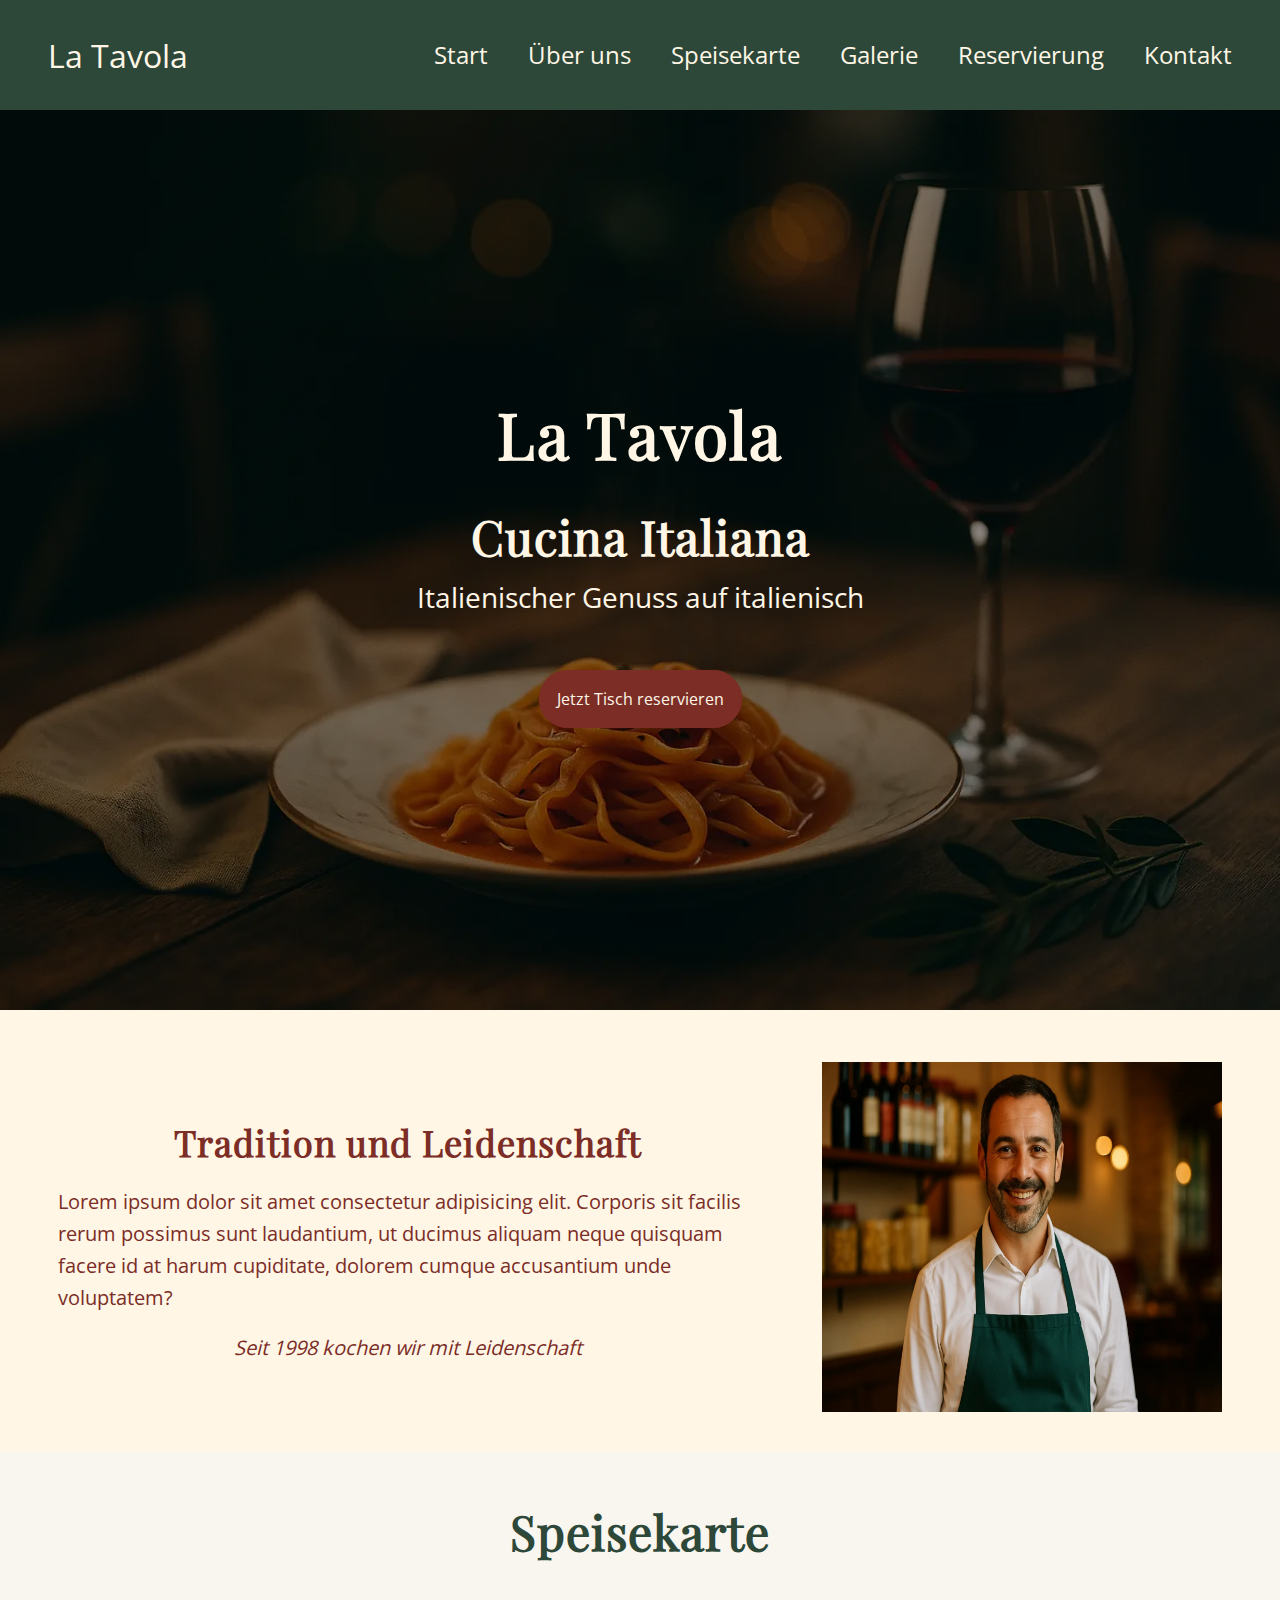
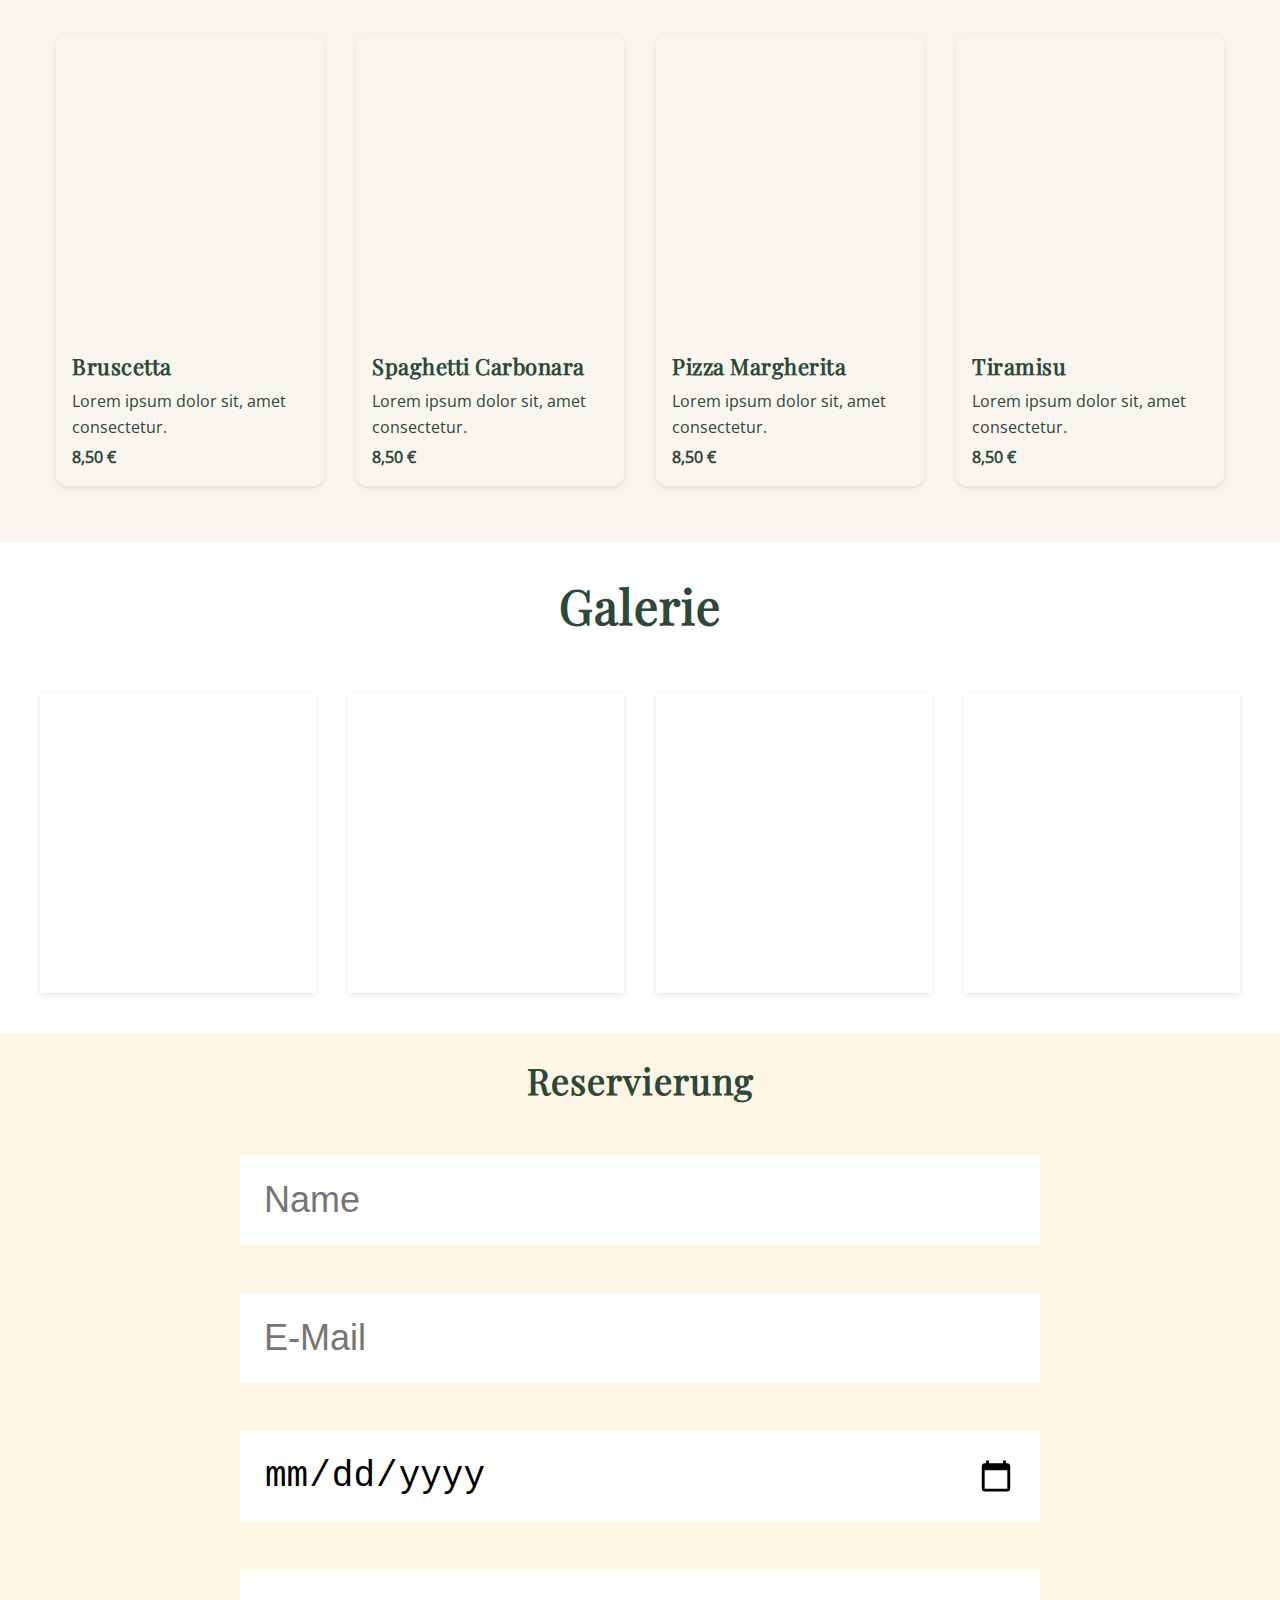
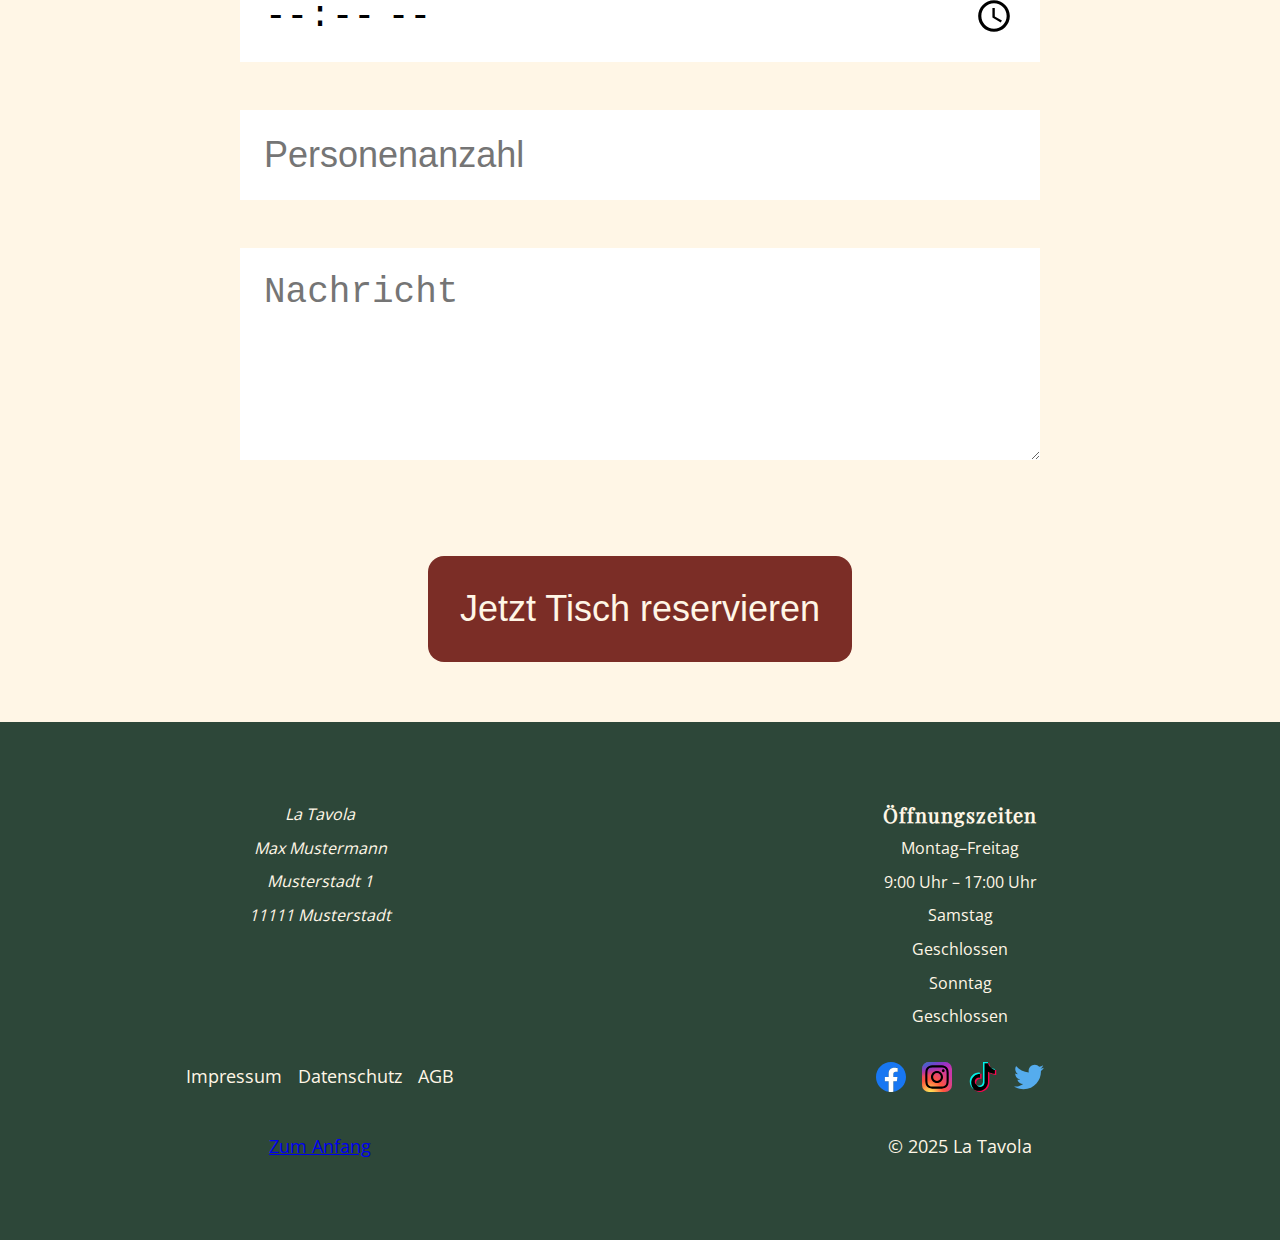
<file: src/partials/header.html>
<!DOCTYPE html>
<html lang="de">
  <head>
    <meta charset="UTF-8" />
    <meta name="viewport" content="width=device-width, initial-scale=1.0" />
    <meta
      name="description"
      content="Dr. Max Mustermann – Fachanwalt für Strafrecht mit langjähriger Erfahrung in Strafverteidigung."
    />
    <link rel="stylesheet" href="/src/css/style.css" />
    <link
      rel="shortcut icon"
      href="/src/assets/images/icons/waage_fav.png"
      type="image/x-icon"
    />
    <title>La Tavola</title>
  </head>
  <body>
    <!-- HEADER - SECTION -->
    <header class="header">
      <div class="header-title">
        <a href="#" class="logo">La Tavola</a>
      </div>
      <!-- BURGER - NAVIGATION -->
      <img
        src="/src/assets/images/icons/burger-menu.svg"
        alt="Menü öffnen"
        class="icon-burger"
        role="button"
        tabindex="0"
        aria-controls="mainmenu"
        aria-expanded="false"
      />
      <!-- HEADER - NAVIGATION -->
      <nav class="header-nav" id="mainmenu" aria-label="Hauptnavigation">
        <ul>
          <li><a href="#start">Start</a></li>
          <li><a href="#about-us">Über uns</a></li>
          <li><a href="#menu-card">Speisekarte</a></li>
          <li><a href="#gallery">Galerie</a></li>
          <li><a href="#reservation">Reservierung</a></li>
          <li><a href="#contact">Kontakt</a></li>
        </ul>
      </nav>
    </header>
    <!-- HERO - SECTION -->
    <section class="hero-container" id="start">
      <div class="hero-headline">
        <h1>La Tavola</h1>
      </div>
      <div class="slogan-container">
        <h2>Cucina Italiana</h2>
        <p>Italienischer Genuss auf italienisch</p>
      </div>
      <div class="btn-container">
        <a href="#reservation">Jetzt Tisch reservieren</a>
      </div>
    </section>
    <!-- ABOUT US - SECTION -->
    <main class="main-container" id="about-us">
      <section class="about-us-container">
        <div class="text-container" aria-labelledby="about-title">
          <h2 id="about-title">Tradition und Leidenschaft</h2>
          <p>
            Lorem ipsum dolor sit amet consectetur adipisicing elit. Corporis
            sit facilis rerum possimus sunt laudantium, ut ducimus aliquam neque
            quisquam facere id at harum cupiditate, dolorem cumque accusantium
            unde voluptatem?
          </p>
          <blockquote class="highlight-container">
            Seit <time datetime="1998">1998</time> kochen wir mit Leidenschaft
          </blockquote>
        </div>
        <figure class="picture-container">
          <picture>
            <img
              src="/src/assets/images/picture/about-us-picture.webp"
              alt="Team von La Tavola"
              loading="lazy"
              decoding="async"
            />
          </picture>
        </figure>
      </section>
    </main>
    <!-- MENU - SECTION -->
    <section class="menu-container" aria-labelledby="menu-title" id="menu-card">
      <div class="menu-headline">
        <h2 id="menu-title">Speisekarte</h2>
      </div>
      <ul class="card-container" role="list">
        <li class="card-menu">
          <img
            src="/src/assets/images/picture/bruscetta-picture.webp"
            alt="Bruschetta"
            loading="lazy"
            decoding="async"
          />
          <div class="text-menu-container">
            <h3>Bruscetta</h3>
            <p>Lorem ipsum dolor sit, amet consectetur.</p>
            <p class="price"><data value="8.50">8,50 €</data></p>
          </div>
        </li>
        <li class="card-menu">
          <img
            src="/src/assets/images/picture/spaghetti-carbonara-picture.webp"
            alt="Spaghetti Carbonara"
            loading="lazy"
            decoding="async"
          />
          <div class="text-menu-container">
            <h3>Spaghetti Carbonara</h3>
            <p>Lorem ipsum dolor sit, amet consectetur.</p>
            <p class="price"><data value="8.50">8,50 €</data></p>
          </div>
        </li>
        <li class="card-menu">
          <img
            src="/src/assets/images/picture/pizza-margherita-picture.webp"
            alt="Pizza Margherita"
            loading="lazy"
            decoding="async"
          />
          <div class="text-menu-container">
            <h3>Pizza Margherita</h3>
            <p>Lorem ipsum dolor sit, amet consectetur.</p>
            <p class="price"><data value="8.50">8,50 €</data></p>
          </div>
        </li>
        <li class="card-menu">
          <img
            src="/src/assets/images/picture/tiramisu-picture.webp"
            alt="Tiramisu"
            loading="lazy"
            decoding="async"
          />
          <div class="text-menu-container">
            <h3>Tiramisu</h3>
            <p>Lorem ipsum dolor sit, amet consectetur.</p>
            <p class="price"><data value="8.50">8,50 €</data></p>
          </div>
        </li>
      </ul>
    </section>
    <!-- GALLERY - SECTION -->
    <section
      class="gallery-container"
      aria-labelledby="gallery-title"
      id="gallery"
    >
      <div class="gallery-headline">
        <h2 id="gallery-title">Galerie</h2>
      </div>
      <ul class="card-container" role="list">
        <li class="card-gallery">
          <img
            src="/src/assets/images/picture/galerie1-picture.webp"
            alt="Bruschetta"
            loading="lazy"
            decoding="async"
          />
        </li>
        <li class="card-gallery">
          <img
            src="/src/assets/images/picture/galerie2-picture.webp"
            alt="Spaghetti Carbonara"
            loading="lazy"
            decoding="async"
          />
        </li>
        <li class="card-gallery">
          <img
            src="/src/assets/images/picture/galerie3-picture.webp"
            alt="Pizza Margherita"
            loading="lazy"
            decoding="async"
          />
        </li>
        <li class="card-gallery">
          <img
            src="/src/assets/images/picture/galerie4-picture.webp"
            alt="Tiramisu"
            loading="lazy"
            decoding="async"
          />
        </li>
      </ul>
    </section>
    <!-- FORMULAR - SECTION -->
    <section class="reservation-section" id="reservation">
      <div class="form-headline">
        <h2 id="form-title">Reservierung</h2>
      </div>
      <form action="#" method="post" class="reservation-form">
        <label for="name" class="sr-only">Name</label>
        <input
          type="text"
          name="name"
          id="name"
          placeholder="Name"
          required
          autocomplete="name"
        />
        <label for="email" class="sr-only">E-Mail</label>
        <input
          type="email"
          name="email"
          id="email"
          placeholder="E-Mail"
          required
          autocomplete="email"
        />
        <label for="date" class="sr-only">Datum</label>
        <input type="date" name="date" id="date" placeholder="Datum" required />
        <label for="time" class="sr-only">Uhrzeit</label>
        <input
          type="time"
          name="time"
          id="time"
          placeholder="Uhrzeit"
          required
        />
        <label for="personen" class="sr-only">Personenanzahl</label>
        <input
          type="number"
          name="personen"
          id="personen"
          min="1"
          placeholder="Personenanzahl"
        />
        <label for="message" class="sr-only">Nachricht</label>
        <textarea
          name="message"
          id="message"
          rows="4"
          placeholder="Nachricht"
        ></textarea>
        <div class="btn-container">
          <button type="submit" class="btn-default btn-reservation">
            Jetzt Tisch reservieren
          </button>
        </div>
      </form>
    </section>
    <!-- FOOTER - SECTION -->
    <footer class="footer-section">
      <section class="contact">
        <address class="address">
          <p>La Tavola</p>
          <p>Max Mustermann</p>
          <p>Musterstadt 1</p>
          <p>11111 Musterstadt</p>
        </address>
      </section>
      <section aria-labelledby="hours-title" class="opening">
        <h2 id="hours-title">Öffnungszeiten</h2>
        <dl>
          <dt>Montag–Freitag</dt>
          <dd>
            <time datetime="09:00">9:00&nbsp;Uhr</time> –
            <time datetime="17:00">17:00&nbsp;Uhr</time>
          </dd>
          <dt>Samstag</dt>
          <dd>Geschlossen</dd>
          <dt>Sonntag</dt>
          <dd>Geschlossen</dd>
        </dl>
      </section>
      <section class="legal">
        <ul>
          <li><a href="/impressum">Impressum</a></li>
          <li><a href="/datenschutz">Datenschutz</a></li>
          <li><a href="/agb">AGB</a></li>
        </ul>
      </section>
      <section class="social">
        <nav class="footer-nav">
          <ul>
            <li>
              <a
                href="https://www.facebook.de"
                target="_blank"
                rel="noopener noreferrer"
                aria-label="Facebook"
                ><img src="/src/assets/images/icons/facebook.svg"
              /></a>
            </li>
            <li>
              <a
                href="https://www.instagram.de"
                target="_blank"
                rel="noopener noreferrer"
                aria-label="Instagram"
                ><img src="/src/assets/images/icons/instagram.svg"
              /></a>
            </li>
            <li>
              <a
                href="https://www.tiktok.de"
                target="_blank"
                rel="noopener noreferrer"
                ><img src="/src/assets/images/icons/tiktok.svg" alt="Tiktok"
              /></a>
            </li>
            <li>
              <a
                href="https://www.twitter.de"
                target="_blank"
                rel="noopener noreferrer"
                ><img src="/src/assets/images/icons/twitter.svg" alt="Twitter"
              /></a>
            </li>
          </ul>
        </nav>
      </section>

      <div class="start">
        <a href="#start">Zum Anfang</a>
      </div>
      <div>© <time datetime="2025">2025</time> La Tavola</div>
    </footer>
    <script src="/src/js/main.js"></script>
  </body>
</html>
</file>
<file: src/css/style.css>
/* ================================
   🔧 RESET
================================== */
*,
*::before,
*::after {
  margin: 0;
  padding: 0;
  box-sizing: border-box;
}
html {
  scroll-behavior: smooth;
}
body {
  font-family: "OpenSans", system-ui, sans-serif;
  font-size: 1.125rem;
  line-height: 1.6;
  min-height: 100vh;
  background-color: var(--bg-color);
  color: var(--text-primary);
}

/* ================================
   FONTS
================================== */
@font-face {
  font-family: "Playfair";
  src: url("/src/assets/fonts/playfair-display-v40-latin-regular.woff2")
      format("woff2"),
    url("/src/assets/fonts/playfair-display-v40-latin-regular.woff")
      format("woff");
  font-display: swap;
}
@font-face {
  font-family: "OpenSans";
  src: url("/src/assets/fonts/open-sans-v44-latin-regular.woff2")
      format("woff2"),
    url("/src/assets/fonts/open-sans-v44-latin-regular.woff") format("woff");
  font-display: swap;
}

/* ================================
   VARIABLES
================================== */
:root {
  /* COLORS */
  --primary: #7b2d26;
  --secondary: #2d4739;
  --accent: #c9a66b;
  --neutral: rgba(0, 0, 0, 0.1);

  /* TEXT & BG */
  --text-color: #fff6e6;
  --text-primary: #2d4739;
  --text-secondary: #555555;
  --bg-color: #fff6e6;

  /* Fonts */
  --font-primary: "Playfair", sans-serif;
  --font-secondary: "OpenSans", sans-serif;
}

/* ================================
  DEFAULT
================================== */
.btn-default {
  padding: 0.5rem 1rem;
  font-size: 0.75rem;
  font-weight: 300;
  background-color: var(--primary);
  color: var(--text-color);
  border: none;
  border-radius: 1rem;
}
.reservation-form input,
textarea {
  padding: 1rem;
  width: min(100%, 600px);
  border: none;
}
/* ================================
   TYPE SCALE
================================== */
h1 {
  font-size: 4rem;
  font-family: var(--font-primary);
  line-height: 1.2;
  letter-spacing: 2px;
  margin-bottom: 1.5rem;
}
h2 {
  font-size: 2.25rem;
  font-family: var(--font-primary);
  line-height: 1.3;
  letter-spacing: 1px;
  margin-bottom: 1.25rem;
}
h3 {
  font-size: 1.5rem;
  font-family: var(--font-primary);
  line-height: 1.4;
  letter-spacing: 0.5px;
  margin-bottom: 1rem;
  font-weight: bold;
}

p {
  font-size: 1rem;
  font-family: var(--font-secondary);
  line-height: 1.6;
  margin-bottom: 1.125rem;
}

/* ================================
   CONTAINER
================================== */
.container {
  width: 95%;
  max-width: 1600px;
  padding: 0 1rem;
  margin: 0 auto;
}

/* ================================
   HEADER SECTION
================================== */
.header {
  position: sticky;
  top: 0;
  z-index: 10;
  display: flex;
  justify-content: space-between; /* statt space-around */
  align-items: center;
  padding: 0.5rem 1rem;
  background-color: var(--secondary);
  width: 100%;
}

/* Logo */
.header .header-title .logo {
  font-size: 1.25rem;
  text-decoration: none;
  color: var(--text-color);
  margin-left: 3rem;
}

/* Burger */
.header .icon-burger {
  cursor: pointer;
  z-index: 11;
  position: relative; /* bleibt Teil des Flex-Headers */
  width: 38px;
  height: 38px;
  margin-right: 3rem;
}

/* Menü standardmäßig verstecken */
.header .header-nav {
  display: none;
}

/* Menü geöffnet */
.header .header-nav.is-open {
  display: block;
  position: absolute;
  top: 100%; /* direkt unter dem Header */
  right: 1rem; /* an der rechten Seite, unter dem Burger */
  width: 120px; /* feste Breite */
  background-color: var(--secondary);
  text-align: center;
  border-radius: 0 0 4px 4px;
  z-index: 9;
  box-shadow: 0 4px 12px rgba(0, 0, 0, 0.5);
}
/* Menüelemente */
.header .header-nav ul {
  list-style: none;
  margin: 0;
  padding: 0;
}

.header .header-nav ul li {
  margin: 0.75rem 1rem;
}

.header .header-nav ul li a {
  text-decoration: none;
  color: var(--text-color);
  font-size: 0.875rem;
  display: block;
  text-underline-offset: 3px;
}
.header .header-nav ul li a:hover {
  text-decoration: underline;
}

/* ================================
   HERO SECTION
================================== */
.hero-container {
  min-height: 30vh;
  background: linear-gradient(rgba(0, 0, 0, 0.4), rgba(0, 0, 0, 0.4)),
    url("/src/assets/images/picture/hero-picture.webp") center/cover no-repeat;
  color: var(--text-color);
  display: flex;
  flex-direction: column;
  justify-content: center;
  align-items: center;
}
.hero-headline h1 {
  font-size: 1.75rem;
}
.slogan-container {
  text-align: center;
}
.slogan-container h2 {
  font-size: 1rem;
}
.slogan-container p {
  font-size: 0.75rem;
}
.btn-default {
  text-align: center;
}
.btn-container a {
  color: inherit;
  text-decoration: none;
  border: 2px solid var(--primary);
  padding: 0.75rem;
  background-color: #7b2d26;
  border-radius: 2rem;
  font-size: 0.75rem;
  text-align: center;
}
.btn-container a:hover {
  background-color: var(--secondary);
  border: 2px solid var(--secondary);
  cursor: pointer;
}

/* ================================
   ABOUT US SECTION
================================== */
.main-container .about-us-container {
  display: flex;
  flex-direction: column;
  justify-content: center;
  gap: 1.25rem;
  color: var(--primary);
  margin-top: 1.25rem;
  text-align: center;
  padding: 1rem;
}
.main-container .about-us-container .text-container {
  display: flex;
  flex-direction: column;
  align-items: center;
}
.text-container #about-title {
  font-size: 1rem;
  margin-bottom: 1.25rem;
}
.text-container p {
  font-size: 0.75rem;
  max-width: 700px;
  line-height: 1.6;
}
.text-container .highlight-container {
  font-style: italic;
  font-size: 1rem;
  padding: 0 1rem;
}
.picture-container picture img {
  width: 100%;
  height: 300px;
}

/* ================================
   MENU CARD SECTION
================================== */
.menu-container {
  background-color: #f9f5ef;
  color: var(--text-primary);
  display: flex;
  flex-direction: column;
  padding: 1rem;
  gap: 1rem;
}
#menu-title {
  text-align: center;
  font-size: 1.25rem;
  margin-top: 1rem;
}
.menu-container .card-container {
  display: grid;
  gap: 2rem;
}
.card-container .card-menu {
  display: flex;
  flex-direction: column;
  box-shadow: 0 2px 6px rgba(0, 0, 0, 0.1);
  border-radius: 12px;
}
.card-menu img {
  width: 100%;
  height: 300px;
  border-radius: 12px 12px 0 0;
}
.card-menu img:hover {
  transform: scale(1.05);
}
.card-menu .text-menu-container {
  padding: 1rem;
}
.text-menu-container h3 {
  margin-bottom: 0.5rem;
  font-size: 1rem;
}
.text-menu-container p {
  margin: 0;
  font-size: 0.75rem;
}
.text-menu-container .price {
  font-weight: bold;
  margin-top: 0.25rem;
}

/* ================================
   GALLERY SECTION
================================== */
.gallery-container {
  background-color: #ffffff;
  color: var(--text-primary);
  display: flex;
  flex-direction: column;
  padding: 1rem;
}
#gallery-title {
  text-align: center;
  font-size: 1.25rem;
  margin: 1rem 0 2rem 0;
}
.card-container {
  display: grid;
  gap: 2rem;
}
.card-container .card-gallery {
  display: flex;
  flex-direction: column;
  box-shadow: 0 2px 6px rgba(0, 0, 0, 0.1);
}
.card-gallery {
  list-style: none;
}
.card-gallery img {
  width: 100%;
  height: 300px;
}
.card-gallery img:hover {
  transform: scale(1.05);
}

/* ================================
   FORMULAR - SECTION
================================== */
.reservation-section {
  display: flex;
  flex-direction: column;
}
.reservation-form {
  display: flex;
  flex-direction: column;
  align-items: center;
  gap: 1rem;
  padding: 1rem;
}
#form-title {
  text-align: center;
  margin-top: 1.5rem;
  font-size: 1.25rem;
}
.reservation-form input {
  resize: none;
}
.reservation-form textarea {
  resize: vertical;
  overflow: auto;
}
.sr-only {
  position: absolute !important;
  width: 1px;
  height: 1px;
  padding: 0;
  margin: -1px;
  overflow: hidden;
  clip: rect(0, 0, 0, 0);
  white-space: nowrap; /* kein Zeilenumbruch */
  border: 0;
}
.btn-container {
  text-align: center;
  margin: 0.75rem;
  border-radius: 2rem;
}
.btn-container .btn-default {
  padding: 1rem;
  font-size: 0.75rem;
  margin: 2rem 0;
}
.btn-container .btn-default:hover {
  background-color: var(--secondary);
  cursor: pointer;
}

/* ================================
   FOOTER Section
================================== */
.footer-section {
  display: grid;
  row-gap: 2rem;
  text-align: center;
  background-color: var(--secondary);
  color: var(--text-color);
  padding: 1.25rem 0;
  align-content: start;
}
.address {
  display: flex;
  flex-direction: column;
  gap: 0.5rem;
}
.address > p {
  margin: 0;
  font-size: 1rem;
}
.opening {
  display: flex;
  flex-direction: column;
  gap: 0.5rem;
}
#hours-title {
  font-size: 1.25rem;
  margin: 0;
}
#hours-title + dl {
  font-size: 1rem;
  display: flex;
  flex-direction: column;
  gap: 0.5rem;
}
.legal > ul {
  display: flex;
  flex-direction: column;
  gap: 0.5rem;
  list-style: none;
}

.legal > ul > li > a {
  text-decoration: none;
  color: var(--text-color);
}
.legal > ul > li > a:hover {
  text-decoration: underline;
  text-underline-offset: 0.25rem;
}
.footer-nav > ul {
  display: flex;
  flex-direction: column;
  list-style: none;
  gap: 0.5rem;
}
.footer-nav a img {
  width: 30px;
  height: 30px;
}
.footer-nav a img:hover {
  transform: scale(1.2);
}
.begin a {
  text-decoration: none;
  color: var(--text-color);
}
.begin a:hover {
  text-decoration: underline;
  text-underline-offset: 0.25rem;
}
/* ================================
   MEDIA QUERIES
================================== */
/* ================================
   HEADER SECTION
  ================================ */
@media (min-width: 768px) {
  .header {
    padding: 1rem 1.25rem;
  }
  .header .header-title .logo {
    font-size: 2rem;
    margin-left: 1.5rem;
  }
  .header .icon-burger {
    width: 50px;
    height: 50px;
    margin-right: 1.5rem;
  }
  .header .header-nav ul li {
    margin: 1rem 0 1rem 0;
  }
  .header .header-nav ul li a {
    font-size: 1rem;
  }
  .card-container {
    grid-template-columns: repeat(2, 1fr);
  }
  /* ================================
   HERO SECTION
  ================================ */
  .hero-container {
    min-height: 50vh;
  }
  .hero-headline h1 {
    font-size: 3rem;
    margin-bottom: 2rem;
  }
  .slogan-container h2 {
    font-size: 1.75rem;
    margin-bottom: 0.5rem;
  }
  .slogan-container p {
    font-size: 1.25rem;
  }
  .btn-container {
    margin-top: 2rem;
  }
  .btn-container a {
    padding: 1rem;
    font-size: 1rem;
    margin: 2rem 0;
  }

  /* ================================
   ABOUT US SECTION
  ================================ */
  .main-container .about-us-container {
    padding: 0;
    text-align: center;
  }
  .text-container #about-title {
    font-size: 1.75rem;
    margin-bottom: 1.25rem;
  }
  .text-container p {
    font-size: 1.25rem;
  }
  .text-container .highlight-container {
    font-size: 1.25rem;
  }
  .picture-container picture img {
    height: 500px;
  }

  /* ================================
   MENU CARD SECTION
  ================================ */
  .menu-container .card-container {
    grid-template-columns: repeat(2, 1fr);
  }
  #menu-title {
    font-size: 1.75rem;
  }
  .text-menu-container h3 {
    font-size: 1.25rem;
  }
  .text-menu-container p {
    font-size: 1rem;
  }
  /* ================================
   GALLERY SECTION
  ============================== */
  #gallery-title {
    font-size: 1.75rem;
  }
  /* ================================
   FORMULAR SECTION
  ============================== */
  #form-title {
    font-size: 1.75rem;
  }
  .reservation-form > input,
  textarea {
    font-size: 1.25rem;
    padding: 1.5rem;
    margin: 1rem 0;
  }
  .btn-container .btn-default {
    padding: 1.5rem;
    font-size: 1.25rem;
    margin: 2rem 0;
  }
  /* ================================
   FOOTER SECTION
  ============================== */
  .footer-section {
    padding: 5rem 0;
    grid-template-columns: repeat(2, 1fr);

    grid-template-areas:
      "contact opening"
      "legal   social"
      "begin   copy";
  }
  .footer-section .contact {
    grid-area: contact;
  }
  .footer-section .legal {
    grid-area: legal;
  }
  .footer-section .begin {
    grid-area: begin;
  }
  .footer-section .opening {
    grid-area: opening;
  }
  .footer-section .social {
    grid-area: social;
  }
  .footer-section .copy {
    grid-area: copy;
  }
  .legal > ul {
    flex-direction: row;
    justify-content: center;
    gap: 1rem;
  }
  .footer-nav > ul {
    flex-direction: row;
    justify-content: center;
    gap: 1rem;
  }
}
@media (min-width: 1024px) {
  /* ================================
   HEADER SECTION
  ============================== */
  .header {
    padding: 1.25rem 3rem;
  }
  .header .header-title .logo {
    margin: 0;
  }
  .header .icon-burger {
    display: none;
  }
  .header .header-nav {
    display: flex;
  }
  .header .header-nav ul {
    display: flex;
    gap: 1.5rem;
  }
  .header .header-nav ul li a {
    font-size: 1.5rem;
  }

  /* ================================
   HERO SECTION
  ================================ */
  .hero-container {
    min-height: 50vh;
  }
  .hero-headline h1 {
    font-size: 4rem;
    margin-bottom: 3rem;
  }
  .slogan-container h2 {
    font-size: 2.75rem;
    margin-bottom: 0.5rem;
  }
  .slogan-container p {
    font-size: 1.75rem;
    margin-bottom: 2rem;
  }
  .btn-container .btn-default a {
    padding: 1rem;
    font-size: 1.75rem;
  }
  /* ================================
   ABOUT US SECTION
  ================================ */
  .main-container .about-us-container {
    flex-direction: row;
    gap: 5rem;
    padding: 4rem;
    justify-content: center;
    align-items: center;
  }
  .text-container {
    text-align: left;
  }
  .text-container #about-title {
    font-size: 2.25rem;
  }
  .text-container p {
    font-size: 1.25rem;
  }
  .text-container .highlight-container {
    font-size: 1.25rem;
  }
  .picture-container picture img {
    width: 320px;
    height: 320px;
  }
  /* ================================
   FORMULAR SECTION
  ============================== */
  #form-title {
    font-size: 2.25rem;
  }
  .reservation-form input,
  textarea {
    font-size: 2.25rem;
  }
  .btn-container .btn-default {
    font-size: 1.75rem;
    padding: 1.5rem;
  }
}
@media (min-width: 1200px) {
  /* ================================
   HEADER SECTION
  ================================ */
  .header .header-nav ul {
    gap: 2.5rem;
  }

  /* ================================
   HERO SECTION
  ================================ */
  .hero-container {
    min-height: 100vh;
  }
  .hero-headline h1 {
    font-size: 4rem;
    margin-bottom: 2rem;
  }
  .slogan-container h2 {
    font-size: 3rem;
    margin-bottom: 0.5rem;
  }
  .slogan-container p {
    font-size: 1.75rem;
  }
  .btn-container button {
    margin-bottom: 10rem;
  }
  .btn-container .btn-default a {
    padding: 1rem;
    font-size: 2rem;
  }

  /* ================================
   ABOUT US SECTION
  ================================ */
  .main-container .about-us-container {
    gap: 4rem;
    padding: 2rem 0;
  }
  .picture-container picture img {
    width: 400px;
    height: 350px;
  }

  /* ================================
   MENU CARD SECTION
  ================================ */
  .menu-container {
    padding: 2rem;
  }
  #menu-title {
    font-size: 3rem;
    margin-bottom: 2rem;
  }
  .menu-container .card-container {
    grid-template-columns: repeat(4, 1fr);
  }
  .text-menu-container h3 {
    font-size: 1.375rem;
  }
  .text-menu-container p {
    font-size: 1rem;
  }
  /* ================================
   GALLERY SECTION
  ================================ */
  #gallery-title {
    font-size: 3rem;
    margin-bottom: 2rem;
  }
  .card-container {
    grid-template-columns: repeat(4, 1fr);
    padding: 1.5rem;
  }
  .card-container {
    grid-template-columns: repeat(4, 1fr);
  }
  /* ================================
   FORMULAR SECTION
  ================================ */
  .reservation-form input,
  textarea {
    width: min(100%, 800px);
  }
  .btn-container .btn-default {
    font-size: 2.25rem;
    padding: 2rem;
    margin-bottom: 2rem;
  }
}
</file>
